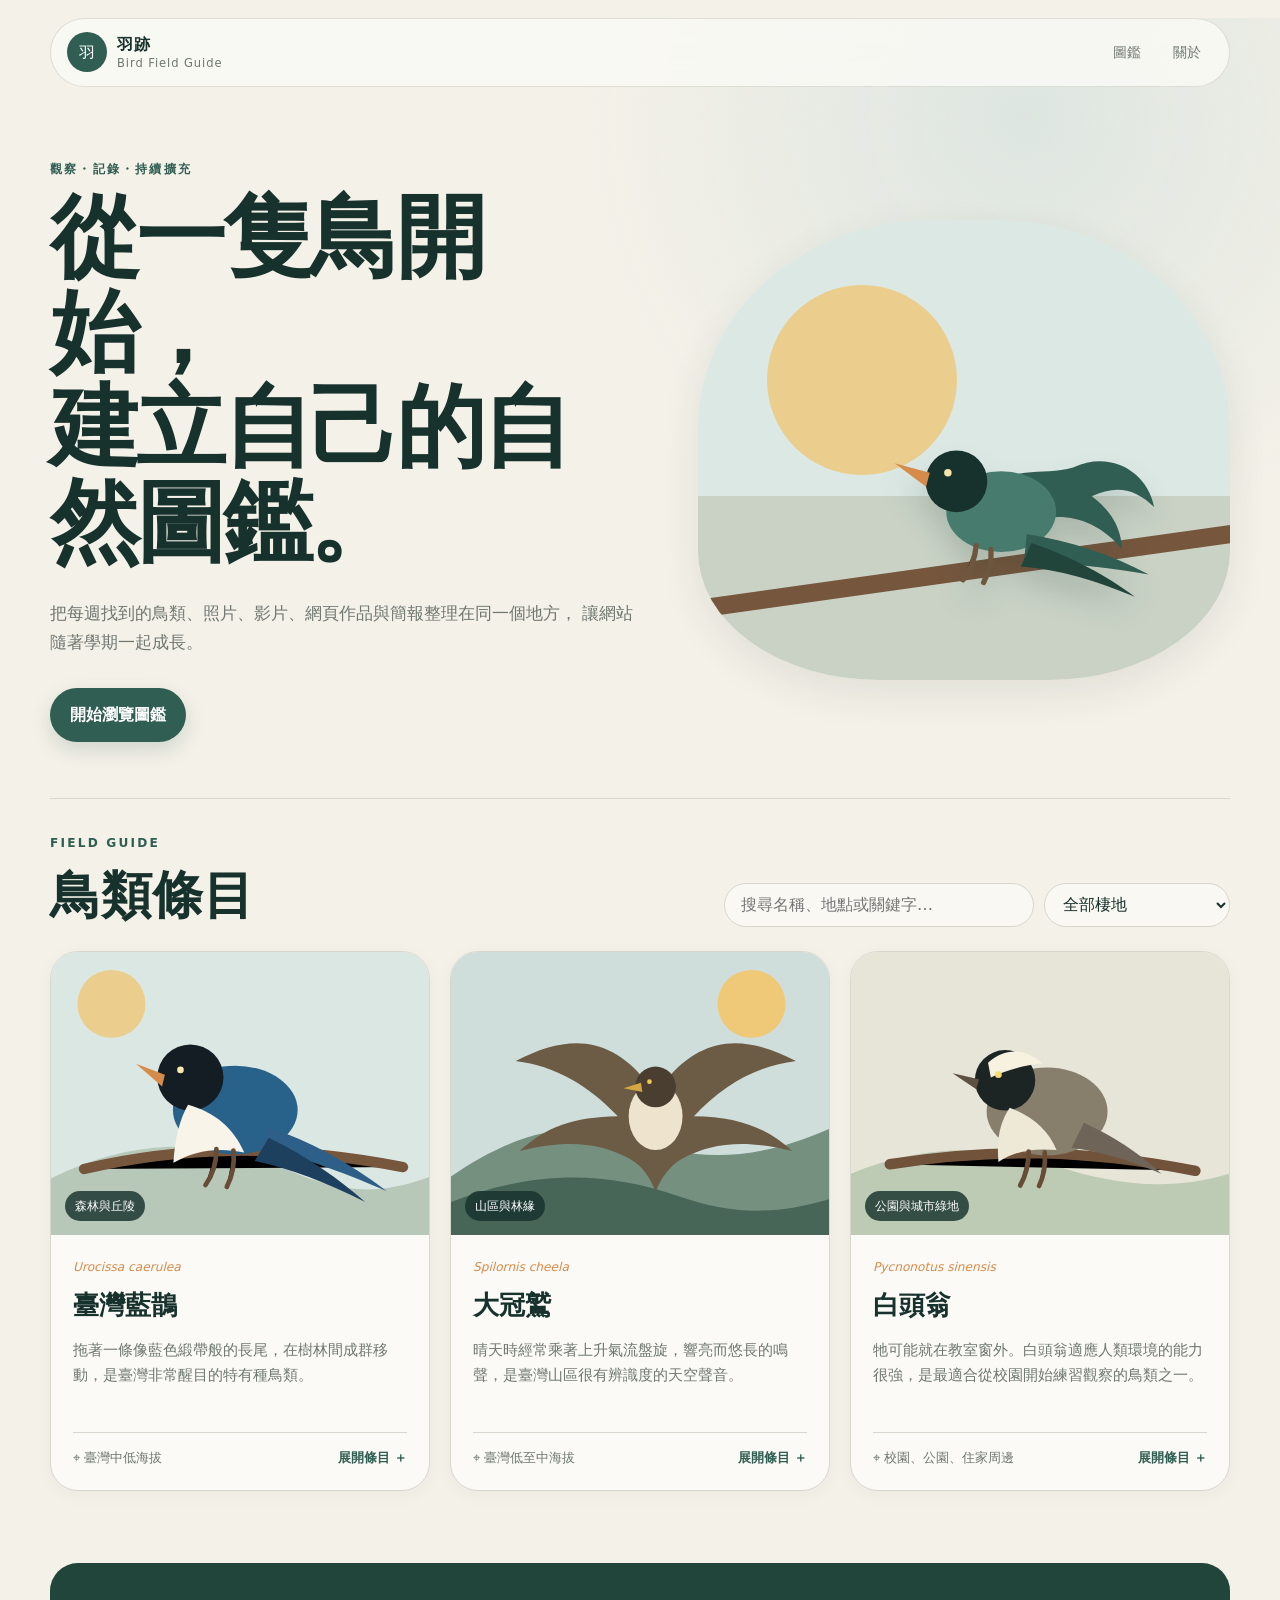
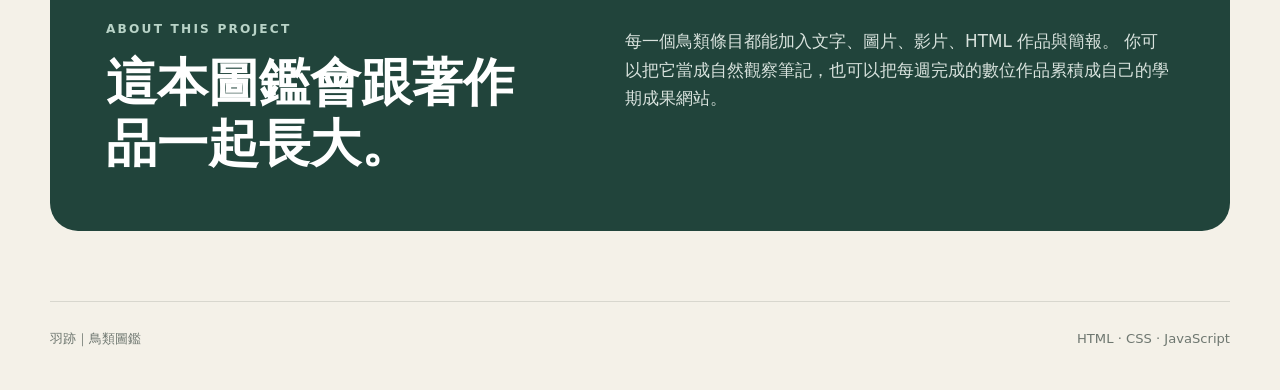
<file: index.html>
<!doctype html>
<html lang="zh-Hant">
<head>
  <meta charset="utf-8" />
  <meta name="viewport" content="width=device-width, initial-scale=1" />
  <meta name="description" content="鳥類圖鑑：可持續擴充文字、圖片、影片、HTML 作品與簡報的靜態網站。" />
  <title>羽跡｜鳥類圖鑑</title>
  <link rel="stylesheet" href="style.css" />
</head>
<body>
  <header class="site-header">
    <a class="brand" href="#top" aria-label="回到首頁">
      <span class="brand-mark" aria-hidden="true">羽</span>
      <span>
        <strong>羽跡</strong>
        <small>Bird Field Guide</small>
      </span>
    </a>
    <nav class="nav" aria-label="主要導覽">
      <a href="#guide">圖鑑</a>
      <a href="#about">關於</a>
    </nav>
  </header>

  <main id="top">
    <section class="hero">
      <div class="hero-copy">
        <p class="eyebrow">觀察・記錄・持續擴充</p>
        <h1>從一隻鳥開始，<br />建立自己的自然圖鑑。</h1>
        <p class="lead">
          把每週找到的鳥類、照片、影片、網頁作品與簡報整理在同一個地方，
          讓網站隨著學期一起成長。
        </p>
        <a class="primary-button" href="#guide">開始瀏覽圖鑑</a>
      </div>
      <div class="hero-art" aria-hidden="true">
        <div class="sun"></div>
        <div class="branch"></div>
        <img src="assets/hero-bird.svg" alt="" />
      </div>
    </section>

    <section class="toolbar" id="guide">
      <div>
        <p class="section-kicker">FIELD GUIDE</p>
        <h2>鳥類條目</h2>
      </div>
      <div class="controls">
        <label class="search">
          <span class="sr-only">搜尋鳥類</span>
          <input id="searchInput" type="search" placeholder="搜尋名稱、地點或關鍵字…" />
        </label>
        <select id="habitatFilter" aria-label="依棲地篩選">
          <option value="all">全部棲地</option>
        </select>
      </div>
    </section>

    <section id="birdGrid" class="bird-grid" aria-live="polite"></section>
    <p id="emptyState" class="empty-state" hidden>找不到符合條件的鳥類。</p>

    <section class="about" id="about">
      <div>
        <p class="section-kicker">ABOUT THIS PROJECT</p>
        <h2>這本圖鑑會跟著作品一起長大。</h2>
      </div>
      <p>
        每一個鳥類條目都能加入文字、圖片、影片、HTML 作品與簡報。
        你可以把它當成自然觀察筆記，也可以把每週完成的數位作品累積成自己的學期成果網站。
      </p>
    </section>
  </main>

  <footer>
    <span>羽跡｜鳥類圖鑑</span>
    <span>HTML · CSS · JavaScript</span>
  </footer>

  <template id="birdCardTemplate">
    <article class="bird-card">
      <button class="card-main" type="button" aria-expanded="false">
        <div class="image-wrap">
          <img class="bird-image" alt="" />
          <span class="habitat-chip"></span>
        </div>
        <div class="card-body">
          <p class="latin-name"></p>
          <h3 class="bird-name"></h3>
          <p class="summary"></p>
          <div class="meta-row">
            <span class="location"></span>
            <span class="toggle-label">展開條目 ＋</span>
          </div>
        </div>
      </button>
      <div class="card-details" hidden></div>
    </article>
  </template>

  <script src="script.js"></script>
</body>
</html>
</file>
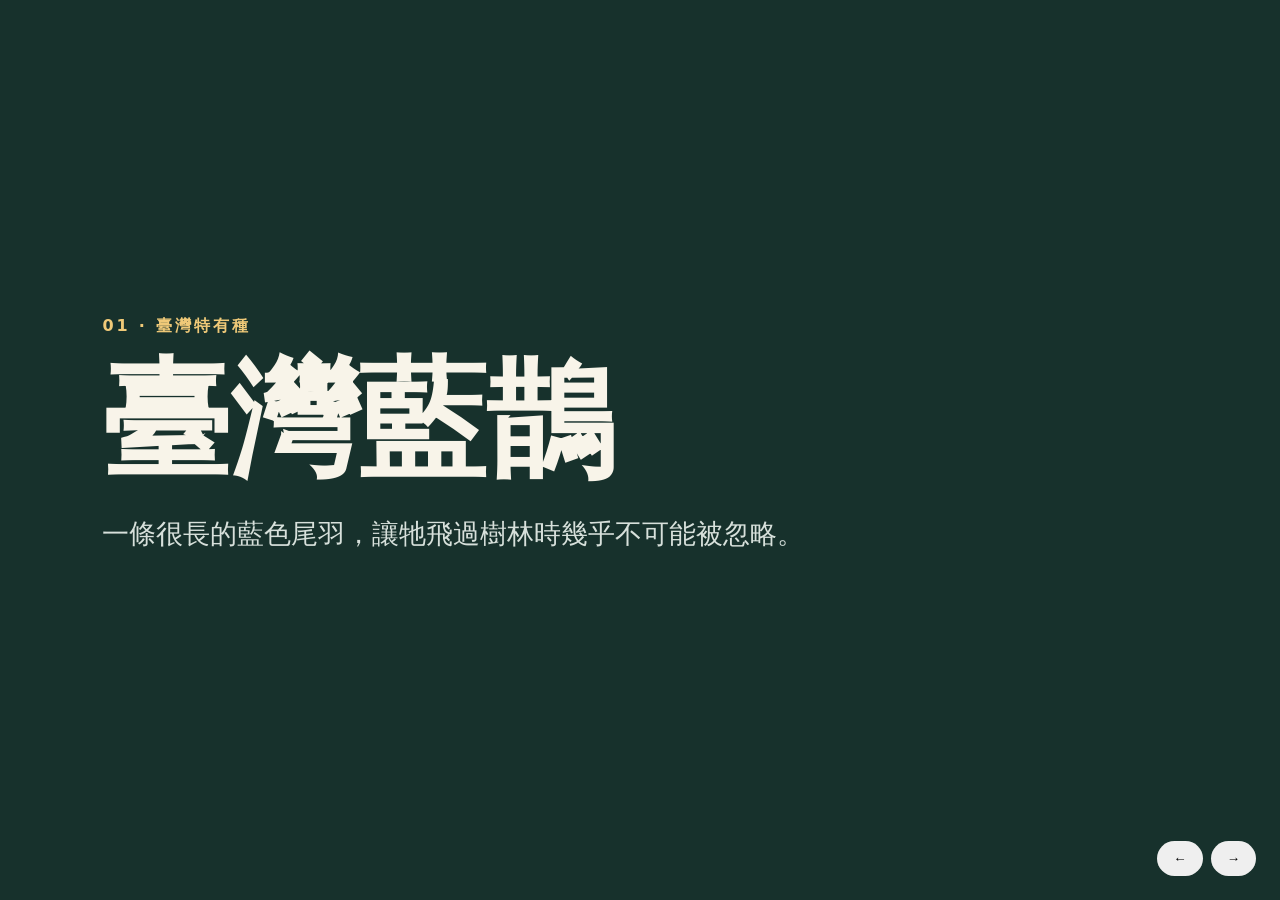
<file: slides/blue-magpie-slides.html>
<!doctype html>
<html lang="zh-Hant">
<head>
<meta charset="utf-8">
<meta name="viewport" content="width=device-width,initial-scale=1">
<title>臺灣藍鵲｜迷你簡報</title>
<style>
*{box-sizing:border-box}body{margin:0;background:#17312c;color:#f8f4e9;font-family:system-ui,"Microsoft JhengHei",sans-serif;overflow:hidden}
.slide{width:100vw;height:100vh;display:none;padding:8vw;align-items:center}.slide.active{display:flex}
.kicker{color:#efc978;letter-spacing:.18em;font-weight:800}.content{max-width:900px}
h1{font-size:clamp(3rem,10vw,8rem);margin:.15em 0;line-height:1}p{font-size:clamp(1rem,2.6vw,1.7rem);line-height:1.7;color:#d7e0db}
.nav{position:fixed;right:24px;bottom:24px;display:flex;gap:8px}.nav button{border:0;border-radius:999px;padding:10px 16px;cursor:pointer}
</style>
</head>
<body>
<section class="slide active"><div class="content"><div class="kicker">01 · 臺灣特有種</div><h1>臺灣藍鵲</h1><p>一條很長的藍色尾羽，讓牠飛過樹林時幾乎不可能被忽略。</p></div></section>
<section class="slide"><div class="content"><div class="kicker">02 · 如何觀察</div><h1>先找「一群」</h1><p>臺灣藍鵲常以家族群體活動。與其只找一隻鳥，可以先留意樹林間成群移動的聲音與身影。</p></div></section>
<section class="slide"><div class="content"><div class="kicker">03 · 下一次紀錄</div><h1>你在哪裡看到牠？</h1><p>把日期、地點、天氣、數量與行為記進自己的鳥類圖鑑。</p></div></section>
<div class="nav"><button id="prev">←</button><button id="next">→</button></div>
<script>
const slides=[...document.querySelectorAll('.slide')];let i=0;
function show(n){i=(n+slides.length)%slides.length;slides.forEach((s,j)=>s.classList.toggle('active',j===i))}
document.querySelector('#prev').onclick=()=>show(i-1);
document.querySelector('#next').onclick=()=>show(i+1);
addEventListener('keydown',e=>{if(e.key==='ArrowRight')show(i+1);if(e.key==='ArrowLeft')show(i-1)});
</script>
</body>
</html>
</file>
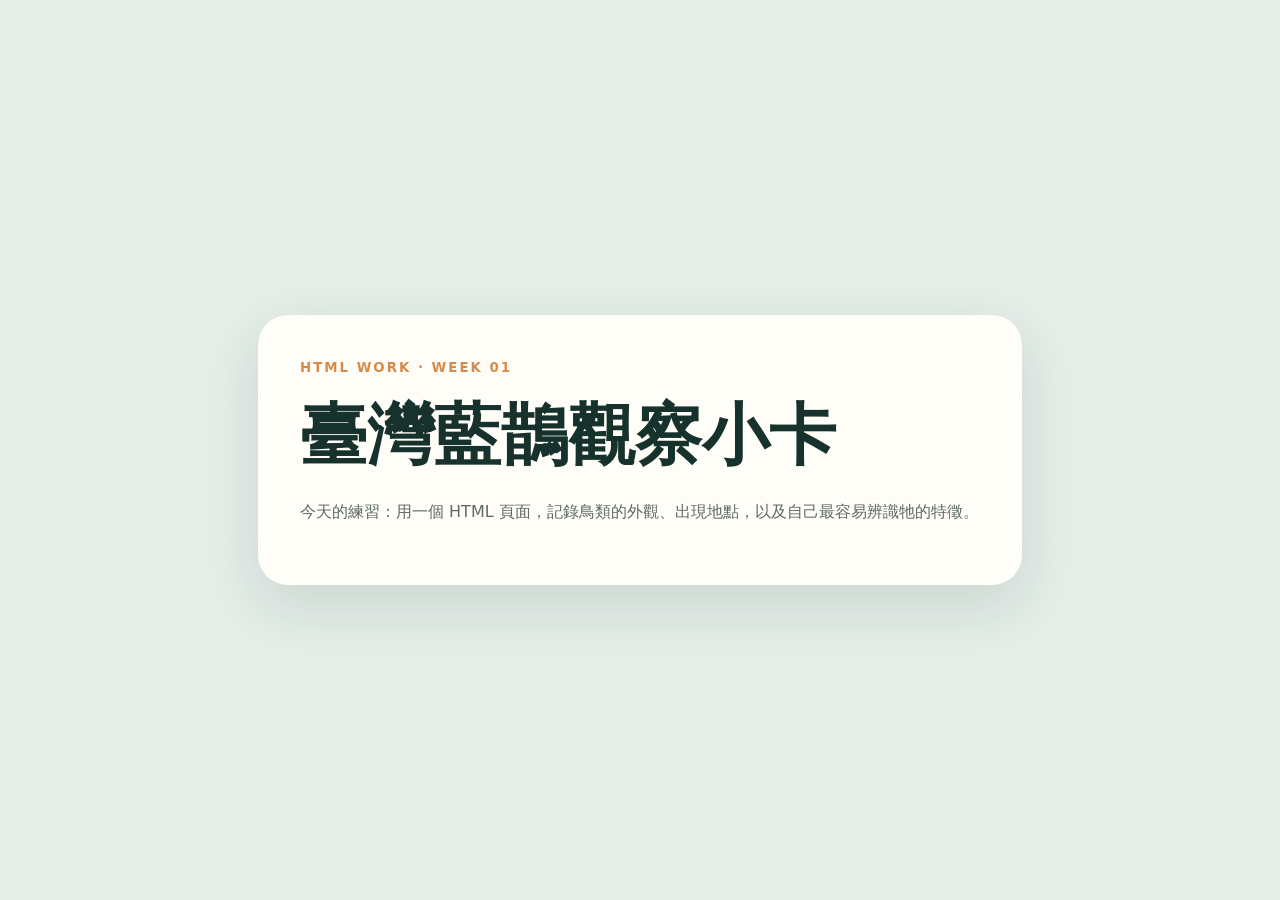
<file: works/blue-magpie-observation.html>
<!doctype html>
<html lang="zh-Hant">
<head>
<meta charset="utf-8">
<meta name="viewport" content="width=device-width,initial-scale=1">
<title>臺灣藍鵲觀察小卡</title>
<style>
body{margin:0;min-height:100vh;display:grid;place-items:center;background:#e5eee9;color:#17312c;font-family:system-ui,"Microsoft JhengHei",sans-serif}
.card{width:min(680px,calc(100% - 40px));padding:42px;border-radius:30px;background:#fffdf7;box-shadow:0 20px 60px #17312c22}
small{letter-spacing:.15em;color:#d78b4a;font-weight:800}
h1{font-size:clamp(2rem,8vw,4.2rem);margin:.2em 0}
p{line-height:1.9;color:#5d6a65}
</style>
</head>
<body>
<main class="card">
<small>HTML WORK · WEEK 01</small>
<h1>臺灣藍鵲觀察小卡</h1>
<p>今天的練習：用一個 HTML 頁面，記錄鳥類的外觀、出現地點，以及自己最容易辨識牠的特徵。</p>
</main>
</body>
</html>
</file>
<file: style.css>
:root {
  --bg: #f4f1e8;
  --surface: #fbfaf6;
  --ink: #17312c;
  --muted: #6e7770;
  --line: #d8d7ce;
  --leaf: #315e52;
  --leaf-dark: #21443b;
  --accent: #d78b4a;
  --sky: #cfdedb;
  --radius-lg: 28px;
  --radius-md: 18px;
  --shadow: 0 14px 40px rgba(31, 54, 48, 0.09);
  --content: 1180px;
}

* { box-sizing: border-box; }

html {
  scroll-behavior: smooth;
  background: var(--bg);
}

body {
  margin: 0;
  color: var(--ink);
  background:
    radial-gradient(circle at 80% 5%, rgba(207,222,219,.6), transparent 28rem),
    var(--bg);
  font-family: Inter, "Noto Sans TC", "PingFang TC", "Microsoft JhengHei", system-ui, sans-serif;
  line-height: 1.7;
}

button, input, select { font: inherit; }

a { color: inherit; }

.site-header {
  width: min(calc(100% - 36px), var(--content));
  margin: 18px auto 0;
  padding: 12px 16px;
  display: flex;
  justify-content: space-between;
  align-items: center;
  background: rgba(251,250,246,.82);
  border: 1px solid rgba(216,215,206,.8);
  border-radius: 999px;
  backdrop-filter: blur(14px);
  position: sticky;
  top: 12px;
  z-index: 20;
}

.brand {
  display: inline-flex;
  gap: 10px;
  align-items: center;
  text-decoration: none;
}

.brand-mark {
  width: 40px;
  height: 40px;
  display: grid;
  place-items: center;
  border-radius: 50%;
  color: white;
  background: var(--leaf);
  font-family: "Noto Serif TC", serif;
}

.brand strong,
.brand small { display: block; }

.brand strong {
  letter-spacing: .08em;
}

.brand small {
  margin-top: -4px;
  color: var(--muted);
  font-size: .72rem;
  letter-spacing: .08em;
}

.nav {
  display: flex;
  gap: 8px;
}

.nav a {
  padding: 7px 12px;
  border-radius: 999px;
  text-decoration: none;
  color: var(--muted);
  font-size: .9rem;
}

.nav a:hover { background: #ece9df; color: var(--ink); }

main {
  width: min(calc(100% - 36px), var(--content));
  margin: 0 auto;
}

.hero {
  min-height: 610px;
  display: grid;
  grid-template-columns: 1.05fr .95fr;
  align-items: center;
  gap: 60px;
  padding: 72px 0 56px;
}

.eyebrow,
.section-kicker {
  margin: 0 0 12px;
  color: var(--leaf);
  font-weight: 800;
  font-size: .76rem;
  letter-spacing: .18em;
}

.hero h1 {
  margin: 0;
  max-width: 760px;
  font-family: "Noto Serif TC", "PMingLiU", serif;
  font-weight: 700;
  font-size: clamp(3rem, 7vw, 6.7rem);
  line-height: 1.06;
  letter-spacing: -.04em;
}

.lead {
  max-width: 650px;
  margin: 28px 0 32px;
  color: var(--muted);
  font-size: 1.05rem;
}

.primary-button {
  display: inline-block;
  padding: 13px 20px;
  color: white;
  background: var(--leaf);
  border-radius: 999px;
  text-decoration: none;
  font-weight: 700;
  box-shadow: 0 8px 20px rgba(49,94,82,.18);
}

.primary-button:hover { background: var(--leaf-dark); }

.hero-art {
  min-height: 460px;
  position: relative;
  overflow: hidden;
  border-radius: 44% 44% 34% 34% / 45% 45% 28% 28%;
  background:
    linear-gradient(180deg, #dce8e4 0 60%, #c9d2c5 60% 100%);
  box-shadow: var(--shadow);
}

.hero-art img {
  position: absolute;
  width: 70%;
  right: 4%;
  bottom: 12%;
  z-index: 3;
  filter: drop-shadow(0 18px 14px rgba(21,49,44,.16));
}

.sun {
  width: 190px;
  height: 190px;
  border-radius: 50%;
  position: absolute;
  top: 14%;
  left: 13%;
  background: #efc978;
  opacity: .8;
}

.branch {
  width: 120%;
  height: 18px;
  position: absolute;
  bottom: 22%;
  left: -8%;
  background: #76573e;
  transform: rotate(-8deg);
  border-radius: 999px;
}

.toolbar {
  display: flex;
  justify-content: space-between;
  gap: 30px;
  align-items: end;
  padding: 34px 0 24px;
  border-top: 1px solid var(--line);
}

.toolbar h2,
.about h2 {
  margin: 0;
  font-family: "Noto Serif TC", serif;
  font-size: clamp(2rem, 4vw, 3.6rem);
  line-height: 1.2;
}

.controls {
  display: flex;
  gap: 10px;
}

.controls input,
.controls select {
  min-height: 44px;
  border: 1px solid var(--line);
  border-radius: 999px;
  color: var(--ink);
  background: rgba(251,250,246,.8);
  outline: none;
}

.controls input {
  width: min(310px, 36vw);
  padding: 0 16px;
}

.controls select { padding: 0 38px 0 14px; }

.controls input:focus,
.controls select:focus {
  border-color: var(--leaf);
  box-shadow: 0 0 0 3px rgba(49,94,82,.1);
}

.bird-grid {
  display: grid;
  grid-template-columns: repeat(3, 1fr);
  gap: 20px;
  align-items: start;
  padding-bottom: 72px;
}

.bird-card {
  overflow: hidden;
  border: 1px solid var(--line);
  border-radius: var(--radius-lg);
  background: var(--surface);
  box-shadow: 0 4px 18px rgba(31,54,48,.04);
  transition: transform .25s ease, box-shadow .25s ease;
}

.bird-card:hover {
  transform: translateY(-3px);
  box-shadow: var(--shadow);
}

.card-main {
  width: 100%;
  padding: 0;
  border: 0;
  text-align: left;
  color: inherit;
  background: transparent;
  cursor: pointer;
}

.image-wrap {
  aspect-ratio: 4 / 3;
  overflow: hidden;
  position: relative;
  background: #e4e6dd;
}

.bird-image {
  width: 100%;
  height: 100%;
  display: block;
  object-fit: cover;
  transition: transform .4s ease;
}

.bird-card:hover .bird-image { transform: scale(1.025); }

.habitat-chip {
  position: absolute;
  left: 14px;
  bottom: 14px;
  padding: 5px 10px;
  border-radius: 999px;
  color: white;
  background: rgba(23,49,44,.82);
  backdrop-filter: blur(8px);
  font-size: .76rem;
}

.card-body { padding: 22px; }

.latin-name {
  margin: 0 0 5px;
  color: var(--accent);
  font-size: .76rem;
  font-style: italic;
}

.bird-name {
  margin: 0 0 10px;
  font-family: "Noto Serif TC", serif;
  font-size: 1.65rem;
}

.summary {
  min-height: 5.1em;
  margin: 0;
  color: var(--muted);
  font-size: .93rem;
}

.meta-row {
  margin-top: 18px;
  padding-top: 14px;
  border-top: 1px solid var(--line);
  display: flex;
  justify-content: space-between;
  gap: 12px;
  color: var(--muted);
  font-size: .8rem;
}

.toggle-label { color: var(--leaf); font-weight: 800; }

.card-details {
  padding: 0 22px 22px;
  animation: reveal .24s ease both;
}

@keyframes reveal {
  from { opacity: 0; transform: translateY(-6px); }
  to { opacity: 1; transform: translateY(0); }
}

.detail-section {
  margin-top: 14px;
  padding-top: 16px;
  border-top: 1px dashed var(--line);
}

.detail-section h4 {
  margin: 0 0 8px;
  font-size: .92rem;
}

.detail-section p {
  margin: 0;
  color: var(--muted);
  font-size: .9rem;
}

.media-links {
  display: grid;
  grid-template-columns: repeat(2, 1fr);
  gap: 8px;
  margin-top: 10px;
}

.media-link {
  display: flex;
  justify-content: space-between;
  align-items: center;
  min-height: 42px;
  padding: 9px 11px;
  border: 1px solid var(--line);
  border-radius: 12px;
  text-decoration: none;
  color: var(--ink);
  background: #f6f4ed;
  font-size: .82rem;
  font-weight: 700;
}

.media-link:hover { border-color: var(--leaf); }

.media-link.disabled {
  opacity: .46;
  pointer-events: none;
}

.empty-state {
  padding: 60px 0 100px;
  text-align: center;
  color: var(--muted);
}

.about {
  display: grid;
  grid-template-columns: .9fr 1.1fr;
  gap: 70px;
  margin: 0 0 70px;
  padding: 56px;
  border-radius: var(--radius-lg);
  color: white;
  background: var(--leaf-dark);
}

.about .section-kicker { color: #b8d3c7; }

.about p:last-child {
  margin: 8px 0 0;
  color: #d8e2dd;
  font-size: 1.05rem;
}

footer {
  width: min(calc(100% - 36px), var(--content));
  margin: 0 auto;
  padding: 26px 0 40px;
  border-top: 1px solid var(--line);
  display: flex;
  justify-content: space-between;
  color: var(--muted);
  font-size: .82rem;
}

.sr-only {
  position: absolute !important;
  width: 1px; height: 1px;
  padding: 0; margin: -1px;
  overflow: hidden;
  clip: rect(0,0,0,0);
  white-space: nowrap;
  border: 0;
}

@media (max-width: 900px) {
  .hero {
    grid-template-columns: 1fr;
    min-height: auto;
    gap: 36px;
    padding-top: 56px;
  }

  .hero-art { min-height: 420px; }
  .bird-grid { grid-template-columns: repeat(2, 1fr); }
  .toolbar { align-items: start; flex-direction: column; }
  .controls { width: 100%; }
  .controls input { flex: 1; width: auto; }
}

@media (max-width: 620px) {
  :root { --radius-lg: 22px; }

  .site-header {
    width: calc(100% - 24px);
    top: 8px;
    margin-top: 10px;
  }

  .brand small, .nav a:first-child { display: none; }
  main, footer { width: calc(100% - 24px); }

  .hero {
    padding: 48px 0 42px;
  }

  .hero h1 { font-size: clamp(2.8rem, 15vw, 4.4rem); }

  .hero-art {
    min-height: 320px;
    border-radius: 34px;
  }

  .sun {
    width: 130px;
    height: 130px;
  }

  .toolbar { padding-top: 28px; }

  .controls {
    flex-direction: column;
  }

  .controls input,
  .controls select {
    width: 100%;
  }

  .bird-grid {
    grid-template-columns: 1fr;
    gap: 16px;
    padding-bottom: 48px;
  }

  .summary { min-height: 0; }

  .about {
    grid-template-columns: 1fr;
    gap: 24px;
    padding: 30px 24px;
  }

  footer {
    gap: 10px;
    flex-direction: column;
  }
}

@media (prefers-reduced-motion: reduce) {
  html { scroll-behavior: auto; }
  *, *::before, *::after {
    animation-duration: .001ms !important;
    animation-iteration-count: 1 !important;
    transition-duration: .001ms !important;
  }
}
</file>
